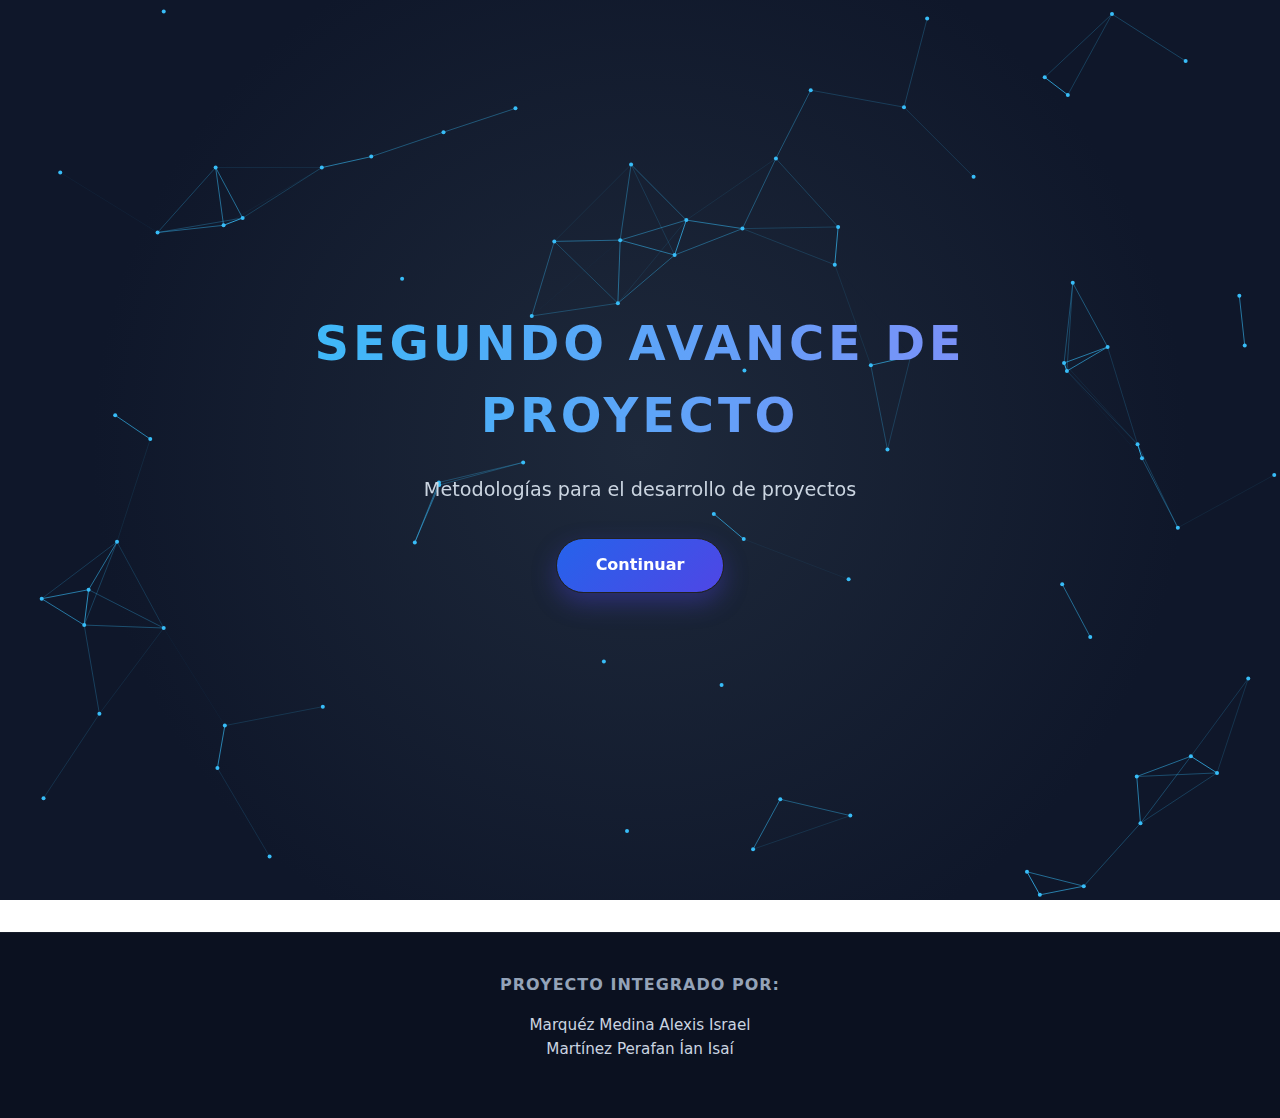
<file: index.html>
<!DOCTYPE html>
<html lang="es">
<head>
    <meta charset="UTF-8">
    <meta name="viewport" content="width=device-width, initial-scale=1.0">
    <title>Primer Avance de Proyecto</title>

    <!-- Estilos -->
    <link rel="stylesheet" href="css/General-Stiles.css">
    <link rel="stylesheet" href="css/index.css">

    <!-- Fuente profesional -->
    <link href="https://fonts.googleapis.com/css2?family=Inter:wght@400;600;700&display=swap" rel="stylesheet">
</head>

<body>

    <!-- HERO PRINCIPAL -->
    <section class="hero">

        <!-- Canvas para red interactiva -->
        <canvas id="networkCanvas"></canvas>

        <!-- Contenido principal -->
        <div class="hero-content">
            <h1 class="main-title">
                SEGUNDO AVANCE DE PROYECTO
            </h1>

            <p class="sub-title">
                Metodologías para el desarrollo de proyectos
            </p>

            <a href="Pages/Main.html" class="btn main-cta">
                Continuar
            </a>
        </div>

    </section>

    <!-- Footer -->
    <footer class="footer">
        <div class="footer-content">
            <h4>Proyecto integrado por:</h4>
            <p>
                Marquéz Medina Alexis Israel<br>
                Martínez Perafan Ían Isaí
            </p>
        </div>
    </footer>

    <!-- Script de la red -->
    <script src="js/network.js"></script>

</body>
</html>
</file>
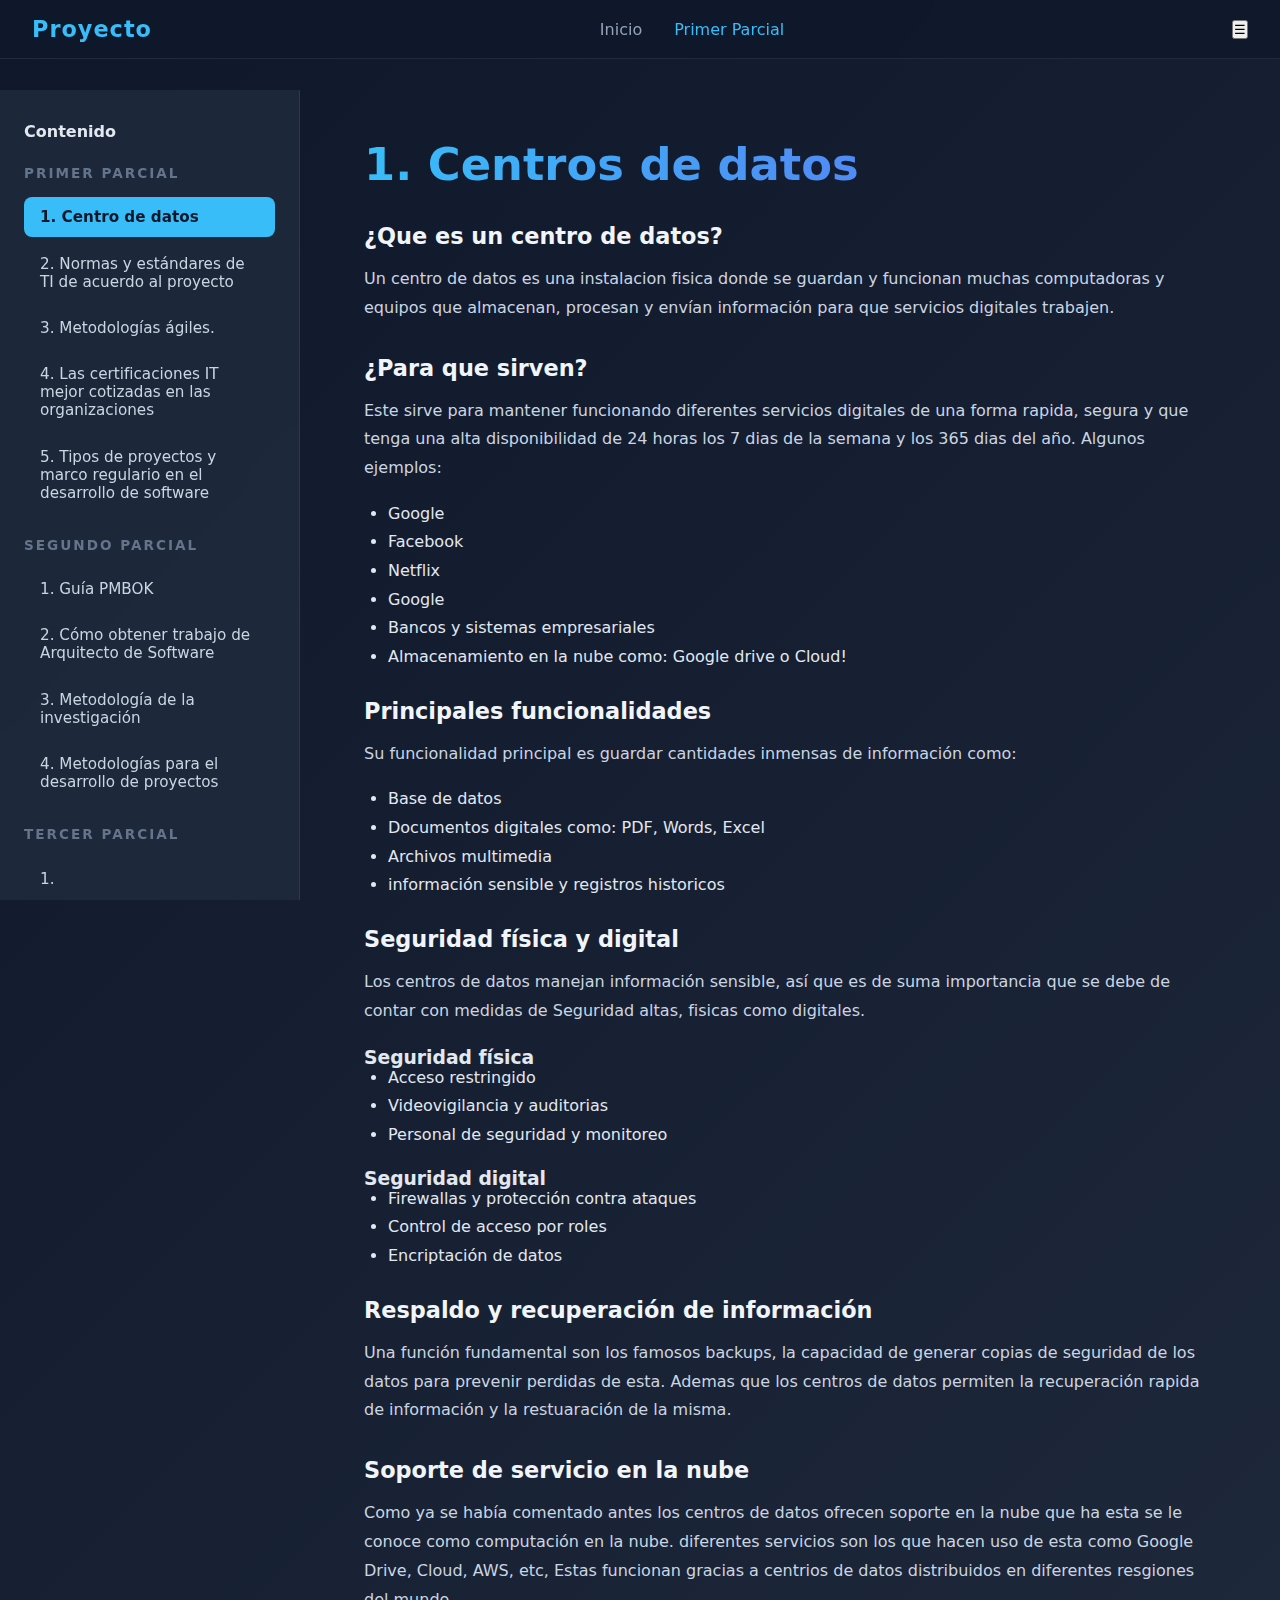
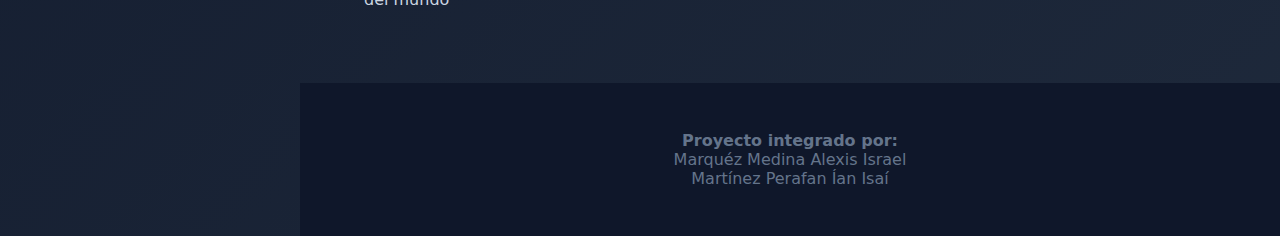
<file: Pages/Main.html>
<!doctype html>
<html lang="es">
  <head>
    <meta charset="UTF-8" />
    <meta name="viewport" content="width=device-width, initial-scale=1.0" />
    <title>Primer Parcial - Proyecto</title>
    <link rel="stylesheet" href="../css/Main.css" />
  </head>
  <body>
    <header class="header">
      <div class="header-content">
        <a href="../index.html" class="logo">Proyecto</a>

        <nav class="nav">
          <a href="../index.html" class="nav-link">Inicio</a>
          <a href="Main.html" class="nav-link active">Primer Parcial</a>
        </nav>

        <button class="menu-toggle" aria-label="Abrir menú">☰</button>
      </div>
    </header>

    <!----Contenedor para el primer parcial--->
    <div class="main-layout">
      <nav class="toc">
        <h4>
          Contenido
          <h3>Primer Parcial</h3>
        </h4>
        <ul>
          <li>
            <a href="#seccion1" class="toc-link active" data-section="seccion1"
              >1. Centro de datos
            </a>
          </li>
          <li>
            <a href="#seccion2" class="toc-link" data-section="seccion2"
              >2. Normas y estándares de TI de acuerdo al proyecto</a
            >
          </li>
          <li>
            <a href="#seccion3" class="toc-link" data-section="seccion3"
              >3. Metodologías ágiles.
            </a>
          </li>
          <li>
            <a href="#seccion4" class="toc-link" data-section="seccion4"
              >4. Las certificaciones IT mejor cotizadas en las organizaciones
            </a>
          </li>
          <li>
            <a href="#seccion5" class="toc-link" data-section="seccion5"
              >5. Tipos de proyectos y marco regulario en el desarrollo de
              software
            </a>
          </li>
        </ul>

        <!----Contenedor para el segundo parcial--->
        <h4>
          <h3>Segundo Parcial</h3>
        </h4>
        <ul>
          <li>
            <a href="#seccion6" class="toc-link" data-section="seccion6"
              >1. Guía PMBOK</a
            >
          </li>
          <li>
            <a href="#seccion7" class="toc-link" data-section="seccion7"
              >2. Cómo obtener trabajo de Arquitecto de Software</a
            >
          </li>
          <li>
            <a href="#seccion8" class="toc-link" data-section="seccion8"
              >3. Metodología de la investigación</a
            >
          </li>
          <li>
            <a href="#seccion9" class="toc-link" data-section="seccion9"
              >4. Metodologías para el desarrollo de proyectos</a
            >
          </li>
        </ul>

        <!----Contenedor para el Tercer parcial--->
        <h4>
          <h3>Tercer Parcial</h3>
        </h4>
        <ul>
          <li>
            <a href="#seccion10" class="toc-link" data-section="seccion10"
              >1.
            </a>
          </li>
          <li>
            <a href="#seccion11" class="toc-link" data-section="seccion11"
              >2.
            </a>
          </li>
          <li>
            <a href="#seccion12" class="toc-link" data-section="seccion12"
              >3.
            </a>
          </li>
          <li>
            <a href="#seccion13" class="toc-link" data-section="seccion13"
              >4.
            </a>
          </li>
        </ul>
      </nav>

      <main class="main-content">
        <div class="content-sections">
          <section id="seccion1" class="content-section active">
            <h1>1. Centros de datos</h1>
            <h2>¿Que es un centro de datos?</h2>
            <p>
              Un centro de datos es una instalacion fisica donde se guardan y
              funcionan muchas computadoras y equipos que almacenan, procesan y
              envían información para que servicios digitales trabajen.
            </p>
            <h2>¿Para que sirven?</h2>
            <p>
              Este sirve para mantener funcionando diferentes servicios
              digitales de una forma rapida, segura y que tenga una alta
              disponibilidad de 24 horas los 7 dias de la semana y los 365 dias
              del año. Algunos ejemplos:
            </p>
            <ul>
              <li>Google</li>
              <li>Facebook</li>
              <li>Netflix</li>
              <li>Google</li>
              <li>Bancos y sistemas empresariales</li>
              <li>Almacenamiento en la nube como: Google drive o Cloud!</li>
            </ul>
            <h2>Principales funcionalidades</h2>
            <p>
              Su funcionalidad principal es guardar cantidades inmensas de
              información como:
            </p>
            <ul>
              <li>Base de datos</li>
              <li>Documentos digitales como: PDF, Words, Excel</li>
              <li>Archivos multimedia</li>
              <li>información sensible y registros historicos</li>
            </ul>
            <h2>Seguridad física y digital</h2>
            <p>
              Los centros de datos manejan información sensible, así que es de
              suma importancia que se debe de contar con medidas de Seguridad
              altas, fisicas como digitales.
            </p>
            <h3>Seguridad física</h3>
            <ul>
              <li>Acceso restringido</li>
              <li>Videovigilancia y auditorias</li>
              <li>Personal de seguridad y monitoreo</li>
            </ul>
            <h3>Seguridad digital</h3>
            <ul>
              <li>Firewallas y protección contra ataques</li>
              <li>Control de acceso por roles</li>
              <li>Encriptación de datos</li>
            </ul>
            <h2>Respaldo y recuperación de información</h2>
            <p>
              Una función fundamental son los famosos backups, la capacidad de
              generar copias de seguridad de los datos para prevenir perdidas de
              esta. Ademas que los centros de datos permiten la recuperación
              rapida de información y la restuaración de la misma.
            </p>
            <h2>Soporte de servicio en la nube</h2>
            <p>
              Como ya se había comentado antes los centros de datos ofrecen
              soporte en la nube que ha esta se le conoce como computación en la
              nube. diferentes servicios son los que hacen uso de esta como
              Google Drive, Cloud, AWS, etc, Estas funcionan gracias a centrios
              de datos distribuidos en diferentes resgiones del mundo
            </p>
          </section>

          <section id="seccion2" class="content-section">
            <h1>2. Normas y estándares de TI de acuerdo al proyecto</h1>

            <h2>En el desarrollo de software</h2>
            <p>
              En el desarrollo de software, la calidad se ha convertido en un
              aspecto fundamental debido a que los clientes requieren sistemas
              confiables, eficientes y que cumplan con sus necesidades. La
              competitividad ha hecho que hoy en día en el ambito de la
              informática los desarrolladores y las organizaciones busquen
              formas de mejorar los procesos y de manera seguro, eficaz y
              eficiente lleguen al producto final. Así es por esto que existen
              las normas y estándares que guían un desarrollo correcto de
              aplicaciones que permiten alcanzar niveles de calidad aceptados en
              la industria.
            </p>
            <h2>Normas y estandares: diferencias</h2>
            <p>
              Basicamente una norma se define como una regla que debe de ser
              respetada en todo momento y que permite ajustar ciertas conductas
              o actividades.
            </p>
            <p>
              Los estándares especifican la calidad con la que debe de contar un
              producto o servicio.
            </p>
            <h2>Principales normas y estándares aplicados al software</h2>
            <h3>ISO 9001</h3>
            <p>
              La norma ISO 9001 es una base para un Sistema de Gestión de
              Calidad (SGC). Se centra en los elementos necesarios para que una
              organización pueda administrar y mejorar la calidad de sus
              servicios. Contar con esta acreditación genera confianza en los
              clientes, ya que asegura que la empresa posee un sistema formal
              para controlar y mejorar sus procesos.
            </p>
            <h3>ISO 20000</h3>
            <p>
              ISO 20000 es un estándar para la gestión de servicios de TI.
              Representa un consenso sobre los elementos indispensables para
              garantizar la efectividad de los servicios tecnológicos. Además,
              sirve como referencia para auditorías y para corregir hallazgos,
              tomando en cuenta buenas prácticas internacionales.
            </p>
            <h3>ISO 27000</h3>
            <p>
              ISO 27000 es una familia de estándares internacionales enfocada en
              la Gestión de Seguridad de la Información. Proporciona un marco
              para establecer controles y medidas que protejan los datos dentro
              de una organización.
            </p>
            <h3>ISO SPICE</h3>
            <p>
              ISO SPICE es una iniciativa internacional orientada a la
              evaluación de procesos de software. Su propósito es establecer un
              estándar para medir y mejorar procesos, facilitar la mejora
              continua y asegurar que el desarrollo de software esté alineado
              con las necesidades de la organización.
            </p>
            <h3>CMMI</h3>
            <p>
              CMMI es un modelo de mejora de procesos que permite evaluar la
              efectividad de los procesos actuales dentro de un proyecto u
              organización. Establece niveles de madurez que ayudan a
              identificar el estado de los procesos, desde un nivel incompleto
              hasta uno optimizado, promoviendo la mejora continua y el uso de
              métricas para gestionar el desarrollo.
            </p>
            <h3>IEEE</h3>
            <p>
              IEEE es una asociación técnico-profesional mundial dedicada a la
              estandarización. Dentro del desarrollo de software, aporta
              referencias y lineamientos que fortalecen el trabajo organizado,
              la documentación y las prácticas de desarrollo.
            </p>
            <h3>PSP</h3>
            <p>
              PSP (Personal Software Process) es un método de autoconocimiento
              enfocado en el trabajo individual del ingeniero. Permite estimar
              tiempos, mejorar la forma de trabajo y producir software de
              calidad mediante disciplina y control personal, siendo útil
              especialmente en programas pequeños.
            </p>
            <h3>TSP</h3>
            <p>
              TSP (Team Software Process) es un método orientado al trabajo en
              equipo. Su objetivo es formar equipos de alto rendimiento que
              puedan comprometerse con planes, administrar el desarrollo y
              producir productos de calidad a bajo costo, buscando el mejor
              desempeño posible.
            </p>
            <h3>Moprosoft</h3>
            <p>
              Moprosoft es una norma mexicana basada en procesos para la
              industria del software. Está enfocada principalmente en PyMES, con
              el fin de estandarizar operaciones y prácticas de ingeniería de
              software, elevar la capacidad de ofrecer servicios de calidad y
              mejorar la competitividad a nivel internacional.
            </p>
          </section>

          <section id="seccion3" class="content-section">
            <h1>3. Metodologías ágiles.</h1>
            <h2>Las metodologías ágiles en el desarrollo de software</h2>
            <p>
              En el desarrollo de software y en la gestión de proyectos, las
              metodologías ágiles se han convertido en una de las formas de
              trabajo más usadas en la actualidad. Esto se debe a que permiten
              adaptarse rápidamente a los cambios, mejorar la comunicación entre
              equipos y entregar resultados de manera constante en periodos
              cortos de tiempo.
            </p>
            <h2>Las metodologías ágiles mas utilizadas</h2>
            <p>
              De las metodologías ágiles más utilizadas, se encuentran Scrum,
              Kanban, Scrumban, XP (Extreme Programming) y Lean Startup. Donde
              mediante porcentajes se basan en:
            </p>
            <ul>
              <li>Scrum 87%</li>
              <li>Kanban 56%</li>
              <li>Scrumban 27%</li>
              <li>eXtram Programming 7%</li>
              <li>Lean Startup 10%</li>
            </ul>
            <h2>Scrum</h2>
            <p>
              Scrum sigue siendo la metodología mas popular, es una metodología
              ágil que se enfoca en la gestión y desarrollo de proyectos de
              software. Se basa en ciclos cortos llamados "sprints", donde se
              planifican, desarrollan y entregan incrementos de producto
              funcionales. Scrum promueve la colaboración entre equipos, la
              adaptabilidad a los cambios y la entrega continua de valor al
              cliente.
            </p>
            <h2>Kanban</h2>
            <p>
              Kanban es una metodología ágil que se centra en la visualización
              del flujo de trabajo y la gestión de tareas. Utiliza un tablero
              Kanban para representar las diferentes etapas del proceso de
              desarrollo, permitiendo a los equipos ver el estado de las tareas
              en tiempo real. Kanban promueve la mejora continua, la reducción
              del tiempo de ciclo y la optimización del flujo de trabajo. Estas
              tres fases se dividen en: por hacer, en proceso y hecho.
            </p>
            <h2>Scrumban</h2>
            <p>
              Scrumban es una metodología híbrida que combina elementos de Scrum
              y Kanban. Se utiliza para proyectos que requieren la estructura y
              planificación de Scrum, pero también necesitan la flexibilidad y
              visualización de Kanban. Scrumban permite a los equipos adaptarse
              a cambios en los requisitos y mejorar continuamente su flujo de
              trabajo. Esta funciona mejor en equipos que ya conocen fasetas de
              Scrum o de Kamban, Un punto fuerte a destacar es que aquí no
              existen roles definidos como en Scrum, lo que permite una mayor
              flexibilidad en la asignación de responsabilidades dentro del
              equipo.
            </p>
            <h2>Extreme Programming (XP)</h2>
            <p>
              Extreme Programming (XP) es una metodología ágil que se enfoca en
              mejorar la calidad del software y la capacidad de respuesta a los
              cambios. XP promueve prácticas como la programación en pareja, el
              desarrollo orientado a pruebas, la integración continua y la
              retroalimentación constante del cliente. Esta metodología busca
              crear un entorno de desarrollo colaborativo y adaptable.
            </p>
            <h2>Lean Startup</h2>
            <p>
              Lean Startup es una metodología ágil que se centra en la creación
              y gestión de startups y nuevos productos. Se basa en principios de
              desarrollo ágil, validación de hipótesis y aprendizaje continuo.
              Lean Startup promueve la creación de productos mínimos viables
              (MVP) para obtener retroalimentación temprana de los clientes y
              ajustar el producto según sus necesidades.
            </p>
          </section>

          <section id="seccion4" class="content-section">
            <h1>
              4.Las certificaciones IT mejor cotizadas en las organizaciones
            </h1>
            <h2>Certificaciones</h2>
            <p>
              Estas certificaciones IT mejor pagadas son valiosas para el
              desarrollo de habilidades y experencia para el futuro
            </p>
            <h2>¿Que son las certificaciones mas pagadas de IT?</h2>
            <p>
              Las certificaciones IT son credenciales profesionales que validan
              los conocimientos y habilidades de una persona en el campo de la
              tecnología de la información. Estas certificaciones son otorgadas
              por organizaciones reconocidas y pueden cubrir una amplia gama de
              áreas, como redes, seguridad, desarrollo de software,
              administración de sistemas, entre otras.
            </p>
            <h2>Principales certificaciones IT mejor pagadas</h2>
            <h3>Certified Information Systems Security Professional (CISSP)</h3>
            <p>
              El CISSP es una certificación avanzada en seguridad de la
              información. Los profesionales con esta certificación suelen
              ocupar roles como arquitectos de seguridad, gerentes de seguridad
              y consultores de seguridad, y pueden ganar salarios elevados
              debido a la alta demanda de expertos en seguridad.
            </p>
            <h3>Certified Information Security Manager (CISM)</h3>
            <p>
              El CISM es una certificación enfocada en la gestión de la
              seguridad de la información. Los profesionales con esta
              certificación suelen desempeñar roles de liderazgo en seguridad y
              pueden ganar salarios competitivos debido a su experiencia en la
              gestión de riesgos y cumplimiento.
            </p>
            <h3>Project Management Professional (PMP)</h3>
            <p>
              El PMP es una certificación reconocida internacionalmente para la
              gestión de proyectos. Los profesionales con esta certificación
              suelen ocupar roles de gerentes de proyectos y pueden ganar
              salarios altos debido a su capacidad para liderar proyectos
              exitosos.
            </p>
            <h3>Certified Information Systems Auditor (CISA)</h3>
            <p>
              El CISA es una certificación enfocada en la auditoría de sistemas
              de información. Los profesionales con esta certificación suelen
              desempeñar roles de auditores de TI y pueden ganar salarios
              competitivos debido a su experiencia en la evaluación de controles
              y riesgos.
            </p>
            <h3>AWS Certified Solutions Architect – Professional</h3>
            <p>
              Esta certificación valida las habilidades avanzadas en el diseño y
              despliegue de aplicaciones en la nube utilizando Amazon Web
              Services (AWS). Los profesionales con esta certificación suelen
              ocupar roles de arquitectos de soluciones en la nube y pueden
              ganar salarios elevados debido a la creciente demanda de expertos
              en la nube.
            </p>
            <h3>Google Certified Professional Cloud Architect</h3>
            <p>
              Esta certificación valida las habilidades en el diseño y gestión
              de soluciones en la nube utilizando Google Cloud Platform (GCP).
              Los profesionales con esta certificación suelen desempeñar roles
              de arquitectos de soluciones en la nube y pueden ganar salarios
              competitivos debido a la creciente adopción de GCP.
            </p>
            <h3>Microsoft Certified: Azure Solutions Architect Expert</h3>
            <p>
              Esta certificación valida las habilidades en el diseño y gestión
              de soluciones en la nube utilizando Microsoft Azure. Los
              profesionales con esta certificación suelen ocupar roles de
              arquitectos de soluciones en la nube y pueden ganar salarios
              elevados debido a la creciente demanda de expertos en Azure.
            </p>
            <h3>CompTIA Cloud+</h3>
            <p>
              La certificación CompTIA Cloud+ valida las habilidades en la
              gestión y mantenimiento de entornos de nube híbrida. Los
              profesionales con esta certificación suelen desempeñar roles de
              administradores de sistemas en la nube y pueden ganar salarios
              competitivos debido a la creciente adopción de soluciones en la
              nube.
            </p>
            <h3>Red Hat Certified Specialist in Cloud Infrastructure</h3>
            <p>
              Esta certificación valida las habilidades en la implementación y
              gestión de infraestructuras en la nube utilizando tecnologías de
              Red Hat. Los profesionales con esta certificación suelen ocupar
              roles de administradores de sistemas en la nube y pueden ganar
              salarios elevados debido a la demanda de expertos en tecnologías
              de Red Hat.
            </p>
            <h3>Certified in Risk and information System Control</h3>
            <p>
              La certificación CRISC valida las habilidades en la gestión de
              riesgos y controles de sistemas de información. Los profesionales
              con esta certificación suelen desempeñar roles de gerentes de
              riesgos y pueden ganar salarios competitivos debido a su
              experiencia en la identificación y mitigación de riesgos.
            </p>
            <h3>ITIL Foundation</h3>
            <p>
              La certificación ITIL Foundation valida las habilidades en la
              gestión de servicios de TI. Los profesionales con esta
              certificación suelen desempeñar roles de analistas y gerentes de
              servicios de TI y pueden ganar salarios competitivos debido a su
              experiencia en la gestión de servicios.
            </p>
            <h3>IBM Certified Application Developer</h3>
            <p>
              La certificación IBM Certified Application Developer valida las
              habilidades en el desarrollo de aplicaciones utilizando
              tecnologías de IBM. Los profesionales con esta certificación
              suelen desempeñar roles de desarrolladores de software y pueden
              ganar salarios competitivos debido a su experiencia en tecnologías
              de IBM.
            </p>
            <h2>¿Por qué es importante obtener estas certificaciones?</h2>
            <p>
              Obtener certificaciones IT puede ser importante por varias
              razones:
            </p>
            <ul>
              <li>Validación de habilidades</li>
              <li>Mejora de oportunidades laborales</li>
              <li>Desarrollo profesional</li>
              <li>Reconocimiento en la industria</li>
              <li>Salarios más altos</li>
            </ul>
            <h3>¿Cómo elegir la mejor certificación?</h3>
            <p>
              Para elegir la mejor certificación IT, es importante considerar
              los siguientes factores:
            </p>
            <ul>
              <li>Objetivos profesionales</li>
              <li>Área de especialización</li>
              <li>Requisitos de la certificación</li>
              <li>Reputación de la certificación</li>
              <li>Costo y tiempo</li>
            </ul>
            <h3>Qué errores evitar al obtener certificaciones IT</h3>
            <ul>
              <li>No investigar adecuadamente la certificación</li>
              <li>
                No considerar la relevancia para tus objetivos profesionales
              </li>
              <li>No prepararse adecuadamente para el examen</li>
              <li>No mantener la certificación actualizada</li>
              <li>No aplicar los conocimientos adquiridos</li>
              <li>Dejarse llevar por el hype</li>
            </ul>
            <h3>Cual es el futuro de las certificaciones IT</h3>
            <p>
              El futuro de las certificaciones IT parece prometedor, ya que la
              tecnología sigue evolucionando rápidamente y la demanda de
              profesionales capacitados en el campo de la tecnología de la
              información continúa creciendo. Algunas tendencias que podrían
              influir en el futuro de las certificaciones IT incluyen:
            </p>
            <ul>
              <li>Certificaciones especializadas en nuevas tecnologías</li>
              <li>Mayor enfoque en habilidades prácticas</li>
              <li>Certificaciones basadas en competencias</li>
              <li>
                Uso de tecnologías emergentes para la formación y evaluación
              </li>
              <li>
                Mayor reconocimiento de certificaciones digitales y
                microcertificaciones
              </li>
            </ul>
          </section>

          <section id="seccion5" class="content-section">
            <h1>
              5. Tipos de proyectos y marco regulario en el desarrollo de
              software
            </h1>
            <h2>¿Qué es un proyecto?</h2>
            <p>
              Un proyecto es un esfuerzo temporal que se lleva a cabo para crear
              un producto, servicio o resultado único. Los proyectos tienen un
              inicio y un final definidos, así como objetivos específicos que
              deben alcanzarse dentro de un plazo y presupuesto determinados.
            </p>
            <h2>
              ¿Cuáles son las características fundamentales de un proyecto TI?
            </h2>
            <ul>
              <li>Objetivos claros y específicos</li>
              <li>Alcance definido</li>
              <li>Recursos limitados</li>
              <li>Plazo determinado</li>
              <li>Equipo de trabajo</li>
              <li>Riesgos y desafíos</li>
            </ul>
            <h2>¿Qué es la gestión de proyectos TI y por qué es importante?</h2>
            <p>
              La gestión de proyectos TI es el proceso de planificar, organizar,
              dirigir y controlar los recursos y actividades necesarios para
              alcanzar los objetivos de un proyecto de tecnología de la
              información. Es importante porque permite asegurar que los
              proyectos se completen a tiempo, dentro del presupuesto y con la
              calidad esperada, lo que contribuye al éxito de la organización.
            </p>
            <h2>¿Qué incluye la gestión de proyectos TI?</h2>
            <ul>
              <li>Planificación del proyecto</li>
              <li>Gestión del alcance</li>
              <li>Gestión del tiempo</li>
              <li>Gestión de costos</li>
              <li>Gestión de la calidad</li>
              <li>Gestión de recursos humanos</li>
              <li>Gestión de comunicaciones</li>
              <li>Gestión de riesgos</li>
              <li>Gestión de adquisiciones</li>
            </ul>
            <h2>¿Cómo gestionamos un proyecto?</h2>
            <p>
              Para gestionar un proyecto de manera efectiva, es importante
              seguir una serie de pasos clave:
            </p>
            <ul>
              <li>Definir los objetivos y el alcance del proyecto</li>
              <li>Desarrollar un plan de proyecto detallado</li>
              <li>Asignar roles y responsabilidades al equipo de trabajo</li>
              <li>
                Monitorear el progreso del proyecto y realizar ajustes según sea
                necesario
              </li>
              <li>
                Comunicar de manera efectiva con todas las partes interesadas
              </li>
              <li>
                Gestionar los riesgos y resolver problemas a medida que surjan
              </li>
              <li>
                Realizar una evaluación final del proyecto y documentar las
                lecciones aprendidas
              </li>
            </ul>
            <h2>Fases por las que pasa un proyecto</h2>
            <h3>Fase de iniciación</h3>
            <p>
              En esta fase se define el proyecto, se identifican los objetivos y
              se evalúa su viabilidad.
            </p>
            <h3>Fase de planificación</h3>
            <p>
              En esta fase se desarrolla un plan detallado que incluye el
              alcance, los recursos, el cronograma y el presupuesto del
              proyecto.
            </p>
            <h3>Fase de ejecución</h3>
            <p>
              En esta fase se llevan a cabo las actividades planificadas para
              completar el proyecto.
            </p>
            <h3>Fase de monitoreo y control</h3>
            <p>
              En esta fase se supervisa el progreso del proyecto, se gestionan
              los cambios y se aseguran los objetivos del proyecto.
            </p>
            <h3>Fase de cierre</h3>
            <p>
              En esta fase se finaliza el proyecto, se entregan los resultados y
              se realiza una evaluación final.
            </p>
            <h2>¿Qué hace el director de proyecto TI?</h2>
            <p>
              El director de proyecto TI es responsable de planificar, ejecutar
              y cerrar proyectos de tecnología de la información. Sus
              responsabilidades incluyen:
            </p>
            <ul>
              <li>Definir los objetivos y el alcance del proyecto</li>
              <li>Desarrollar un plan de proyecto detallado</li>
              <li>Asignar roles y responsabilidades al equipo de trabajo</li>
              <li>
                Monitorear el progreso del proyecto y realizar ajustes según sea
                necesario
              </li>
              <li>
                Comunicar de manera efectiva con todas las partes interesadas
              </li>
              <li>
                Gestionar los riesgos y resolver problemas a medida que surjan
              </li>
              <li>
                Realizar una evaluación final del proyecto y documentar las
                lecciones aprendidas
              </li>
            </ul>
            <h2>Normatividad en el desarrollo de software.</h2>
            <p>
              La normatividad en el desarrollo de software se refiere a un
              conjunto de reglas, estándares y mejores prácticas que guían el
              proceso de creación, implementación y mantenimiento de software.
              Estas normativas buscan asegurar la calidad, seguridad, eficiencia
              y cumplimiento legal del software desarrollado.
            </p>
            <h3>Principales normativas en el desarrollo de software</h3>
            <ul>
              <li>
                ISO/IEC 12207: Estándar internacional para los procesos del
                ciclo de vida del software.
              </li>
              <li>
                ISO/IEC 15504 (SPICE): Marco para la evaluación y mejora de
                procesos de software.
              </li>
              <li>
                CMMI (Capability Maturity Model Integration): Modelo para la
                mejora de procesos en el desarrollo de software.
              </li>
              <li>
                IEEE 829: Estándar para la documentación de pruebas de software.
              </li>
              <li>
                IEEE 830: Estándar para la especificación de requisitos de
                software.
              </li>
              <li>
                Agile Manifesto: Conjunto de principios para el desarrollo ágil
                de software.
              </li>
            </ul>
          </section>

          <!----Secciones para el segundo parcial--->
          <section id="seccion6" class="content-section">
            <h1>1. Guía PMBOK</h1>

            <h2>¿Qué es la Guía PMBOK?</h2>
            <p>
              La Guía del PMBOK (Project Management Body of Knowledge) es un
              estándar internacional desarrollado por el Project Management
              Institute (PMI). Proporciona buenas prácticas, procesos,
              herramientas y técnicas para la gestión de proyectos en cualquier
              industria.
            </p>

            <h2>Objetivo de la Guía PMBOK</h2>
            <p>
              Su objetivo principal es establecer una estructura formal para
              dirigir proyectos de manera eficiente, controlando tiempo, costos,
              alcance, calidad y riesgos.
            </p>

            <h2>Grupos de procesos del PMBOK</h2>
            <ul>
              <li>Inicio</li>
              <li>Planificación</li>
              <li>Ejecución</li>
              <li>Monitoreo y Control</li>
              <li>Cierre</li>
            </ul>

            <h2>Áreas de conocimiento</h2>
            <ul>
              <li>Gestión del alcance</li>
              <li>Gestión del tiempo</li>
              <li>Gestión de costos</li>
              <li>Gestión de calidad</li>
              <li>Gestión de riesgos</li>
              <li>Gestión de recursos</li>
              <li>Gestión de comunicaciones</li>
              <li>Gestión de adquisiciones</li>
              <li>Gestión de interesados</li>
            </ul>

            <p>
              La guía PMBOK es la base para obtener la certificación PMP
              (Project Management Professional), una de las más reconocidas a
              nivel mundial.
            </p>
          </section>

          <section id="seccion7" class="content-section">
            <h1>2. Cómo obtener trabajo como Arquitecto de Software</h1>

            <h2>¿Qué es un Arquitecto de Software?</h2>
            <p>
              Un arquitecto de software es el profesional encargado de diseñar
              la estructura técnica de un sistema, definiendo tecnologías,
              patrones de diseño, seguridad y escalabilidad.
            </p>

            <h2>Requisitos principales</h2>
            <ul>
              <li>Experiencia como desarrollador (mínimo 4-6 años)</li>
              <li>
                Conocimiento en arquitectura de software y patrones de diseño
              </li>
              <li>Dominio de bases de datos</li>
              <li>Conocimiento en la nube (AWS, Azure o GCP)</li>
              <li>Buenas habilidades de liderazgo</li>
            </ul>

            <h2>Certificaciones recomendadas</h2>
            <ul>
              <li>AWS Solutions Architect</li>
              <li>Microsoft Azure Solutions Architect</li>
              <li>Google Cloud Architect</li>
              <li>PMP</li>
            </ul>

            <h2>Consejos para conseguir el puesto</h2>
            <ul>
              <li>Construir un portafolio sólido</li>
              <li>Participar en proyectos grandes</li>
              <li>Practicar diseño de sistemas</li>
              <li>Aprender microservicios y arquitectura distribuida</li>
              <li>Fortalecer habilidades de comunicación</li>
            </ul>
          </section>

          <section id="seccion8" class="content-section">
            <h1>3. Metodología de la Investigación</h1>

            <h2>¿Qué es la metodología de la investigación?</h2>
            <p>
              Es el conjunto de procedimientos sistemáticos utilizados para
              obtener conocimiento nuevo o resolver un problema de manera
              científica.
            </p>

            <h2>Tipos de investigación</h2>
            <ul>
              <li>Exploratoria</li>
              <li>Descriptiva</li>
              <li>Explicativa</li>
              <li>Cuantitativa</li>
              <li>Cualitativa</li>
            </ul>

            <h2>Etapas del proceso de investigación</h2>
            <ul>
              <li>Planteamiento del problema</li>
              <li>Marco teórico</li>
              <li>Hipótesis</li>
              <li>Recolección de datos</li>
              <li>Análisis de resultados</li>
              <li>Conclusiones</li>
            </ul>

            <p>
              En proyectos de software, la metodología de investigación ayuda a
              validar tecnologías, analizar necesidades del usuario y tomar
              decisiones fundamentadas.
            </p>
          </section>

          <section id="seccion9" class="content-section">
            <h1>4. Metodologías para el desarrollo de proyectos</h1>

            <h2>¿Qué son las metodologías de desarrollo?</h2>
            <p>
              Son marcos de trabajo que estructuran la forma en que se
              planifica, ejecuta y controla un proyecto.
            </p>

            <h2>Metodologías tradicionales</h2>
            <ul>
              <li>Modelo en Cascada</li>
              <li>Modelo en V</li>
              <li>PMBOK</li>
            </ul>

            <h2>Metodologías ágiles</h2>
            <ul>
              <li>Scrum</li>
              <li>Kanban</li>
              <li>Extreme Programming (XP)</li>
              <li>Scrumban</li>
            </ul>

            <h2>Diferencia entre tradicional y ágil</h2>
            <p>
              Las metodologías tradicionales siguen un proceso estructurado y
              secuencial, mientras que las ágiles son flexibles y se adaptan a
              cambios constantes en los requisitos.
            </p>

            <h2>Importancia</h2>
            <p>
              Elegir la metodología correcta permite reducir riesgos, mejorar la
              calidad del producto y aumentar la probabilidad de éxito del
              proyecto.
            </p>
          </section>

          <!----Secciones para el tercer parcial--->

          <section id="seccion10" class="content-section">
            <h1>1.</h1>
          </section>

          <section id="seccion11" class="content-section">
            <h1>2.</h1>
          </section>

          <section id="seccion12" class="content-section">
            <h1>3.</h1>
          </section>

          <section id="seccion13" class="content-section">
            <h1>4.</h1>
          </section>
        </div>
      </main>
    </div>

    <footer class="footer">
      <p>
        <strong>Proyecto integrado por:</strong><br />
        Marquéz Medina Alexis Israel<br />
        Martínez Perafan Ían Isaí
      </p>
    </footer>

    <script src="../js/script.js"></script>
  </body>
</html>
</file>
<file: css/General-Stiles.css>
*,
*::before,
*::after {
    box-sizing: border-box;
    margin: 0;
    padding: 0;
}

html {
    font-size: 16px;
}

body {
    font-family: system-ui, -apple-system, BlinkMacSystemFont, "Segoe UI", sans-serif;
    line-height: 1.5;
    color: #222;
}

.container {
    max-width: 960px;
    margin: 0 auto;
    padding: 1.5rem;
}

h1, h2, h3, h4, h5 {
    font-weight: 600;
    margin-bottom: 0.5rem;
}

p {
    margin-bottom: 1rem;
}

a {
    color: inherit;
    text-decoration: none;
}

a:hover {
    text-decoration: underline;
}

.btn {
    display: inline-block;
    padding: 0.6rem 1.4rem;
    border-radius: 999px;
    border: 1px solid #222;
    background-color: transparent;
    color: #222;
    font-size: 1rem;
    font-weight: 500;
    cursor: pointer;
    text-align: center;
    transition: background-color 0.2s ease, color 0.2s ease, transform 0.1s ease;
}

.btn:hover {
    background-color: #222;
    color: #fff;
    transform: translateY(-1px);
}

.footer {
    margin-top: 2rem;
    padding: 1.5rem 1.5rem 2rem;
    font-size: 0.9rem;
    border-top: 1px solid #ddd;
}

@media (min-width: 768px) {
    body {
        font-size: 17px;
    }

    .container {
        padding: 2rem;
    }
}
</file>
<file: css/index.css>
/* ===============================
   HERO / INDEX
=================================*/

.hero {
  position: relative;
  min-height: 100vh;
  display: flex;
  align-items: center;
  justify-content: center;
  text-align: center;
  padding: 2rem;
  overflow: hidden;
  background: radial-gradient(circle at center, #1e293b 0%, #0f172a 70%);
}

/* Canvas red */
#networkCanvas {
  position: absolute;
  top: 0;
  left: 0;
  width: 100%;
  height: 100%;
  z-index: 1;
}

/* Contenido encima del canvas */
.hero-content {
  position: relative;
  z-index: 2;
  max-width: 800px;
}

/* ===============================
   TÍTULOS
=================================*/

.main-title {
  font-size: 3rem;
  font-weight: 700;
  letter-spacing: 0.08em;
  text-transform: uppercase;
  margin-bottom: 1.5rem;
  background: linear-gradient(90deg, #38bdf8, #818cf8);
  -webkit-background-clip: text;
  -webkit-text-fill-color: transparent;
  animation: fadeUp 1s ease forwards;
}

.sub-title {
  font-size: 1.2rem;
  font-weight: 400;
  color: #cbd5e1;
  margin-bottom: 2rem;
  line-height: 1.6;
  animation: fadeUp 1.3s ease forwards;
}

/* ===============================
   BOTÓN MEJORADO
=================================*/

.main-cta {
  display: inline-block;
  padding: 0.9rem 2.4rem;
  border-radius: 50px;
  background: linear-gradient(135deg, #2563eb, #4f46e5);
  color: #ffffff;
  font-weight: 600;
  text-decoration: none;
  transition: all 0.35s ease;
  box-shadow: 0 10px 25px rgba(79, 70, 229, 0.35);
  animation: fadeUp 1.6s ease forwards;
}

.main-cta:hover {
  transform: translateY(-5px);
  box-shadow: 0 15px 35px rgba(79, 70, 229, 0.5);
  background: linear-gradient(135deg, #1d4ed8, #4338ca);
}

.main-cta:active {
  transform: translateY(-2px);
}

/* ===============================
   FOOTER MEJORADO
=================================*/

.footer {
  background: #0b1120;
  padding: 2.5rem 1rem;
  text-align: center;
  border-top: 1px solid rgba(255,255,255,0.05);
}

.footer-content h4 {
  font-size: 1rem;
  font-weight: 600;
  margin-bottom: 1rem;
  color: #94a3b8;
  letter-spacing: 1px;
  text-transform: uppercase;
}

.footer-content p {
  font-size: 0.95rem;
  color: #cbd5e1;
  line-height: 1.6;
}

/* ===============================
   ANIMACIÓN
=================================*/

@keyframes fadeUp {
  from {
    opacity: 0;
    transform: translateY(20px);
  }
  to {
    opacity: 1;
    transform: translateY(0);
  }
}
</file>
<file: css/Main.css>
/* ===============================
   RESET BASE
=================================*/
*,
*::before,
*::after {
  box-sizing: border-box;
  margin: 0;
  padding: 0;
}

html {
  scroll-behavior: smooth;
}

body {
  font-family: "Inter", system-ui, -apple-system, sans-serif;
  background: linear-gradient(135deg, #0f172a, #1e293b);
  color: #e2e8f0;
  min-height: 100vh;
  display: flex;
  flex-direction: column;
}

/* ===============================
   HEADER PROFESIONAL
=================================*/
.header {
  position: fixed;
  width: 100%;
  top: 0;
  background: rgba(15, 23, 42, 0.85);
  backdrop-filter: blur(15px);
  border-bottom: 1px solid rgba(255,255,255,0.08);
  z-index: 1000;
}

.header-content {
  max-width: 1600px;
  margin: auto;
  padding: 1rem 2rem;
  display: flex;
  justify-content: space-between;
  align-items: center;
}

.logo {
  font-weight: 700;
  font-size: 1.4rem;
  color: #38bdf8;
  text-decoration: none;
  letter-spacing: 1px;
}

.nav {
  display: flex;
  gap: 2rem;
}

.nav-link {
  color: #94a3b8;
  text-decoration: none;
  font-weight: 500;
  transition: 0.3s;
}

.nav-link:hover,
.nav-link.active {
  color: #38bdf8;
}

/* ===============================
   LAYOUT PRINCIPAL
=================================*/
.main-layout {
  display: flex;
  margin-top: 90px;
  flex: 1;
}

/* ===============================
   TABLA DE CONTENIDO FIJA
=================================*/
.toc {
  position: fixed;
  top: 90px;
  left: 0;
  width: 300px;
  height: calc(100vh - 90px);
  overflow-y: auto;
  background: rgba(30, 41, 59, 0.95);
  border-right: 1px solid rgba(255,255,255,0.08);
  padding: 2rem 1.5rem;
  backdrop-filter: blur(20px);
}

.toc h3 {
  margin: 1.5rem 0 1rem;
  font-size: 0.85rem;
  text-transform: uppercase;
  letter-spacing: 2px;
  color: #64748b;
}

.toc ul {
  list-style: none;
}

.toc-link {
  display: block;
  padding: 0.7rem 1rem;
  border-radius: 8px;
  color: #cbd5e1;
  text-decoration: none;
  margin-bottom: 6px;
  transition: all 0.3s ease;
  font-size: 0.95rem;
}

.toc-link:hover {
  background: rgba(56,189,248,0.15);
  color: #38bdf8;
  transform: translateX(6px);
}

.toc-link.active {
  background: #38bdf8;
  color: #0f172a;
  font-weight: 600;
}

/* ===============================
   CONTENIDO
=================================*/
.main-content {
  margin-left: 300px;
  width: 100%;
  padding: 3rem 4rem;
}

.content-sections {
  max-width: 1000px;
  margin: auto;
  animation: fadeInPage 0.6s ease;
}

.content-section {
  display: none;
  animation: fadeInSection 0.5s ease;
}

.content-section.active {
  display: block;
}

.content-section h1 {
  font-size: 2.8rem;
  margin-bottom: 2rem;
  background: linear-gradient(90deg, #38bdf8, #6366f1);
  -webkit-background-clip: text;
  -webkit-text-fill-color: transparent;
}

.content-section h2 {
  margin-top: 2rem;
  margin-bottom: 1rem;
  font-size: 1.4rem;
  color: #f1f5f9;
}

.content-section p {
  margin-bottom: 1.3rem;
  line-height: 1.8;
  color: #cbd5e1;
}

.content-section ul {
  margin-bottom: 1.5rem;
  padding-left: 1.5rem;
}

.content-section li {
  margin-bottom: 0.6rem;
  transition: 0.3s;
}

.content-section li:hover {
  color: #38bdf8;
}

/* ===============================
   FOOTER
=================================*/
.footer {
  margin-left: 300px;
  padding: 3rem;
  text-align: center;
  background: #0f172a;
  color: #64748b;
}

/* ===============================
   ANIMACIONES
=================================*/
@keyframes fadeInSection {
  from { opacity: 0; transform: translateY(15px); }
  to { opacity: 1; transform: translateY(0); }
}

@keyframes fadeInPage {
  from { opacity: 0; }
  to { opacity: 1; }
}

/* ===============================
   SCROLL PERSONALIZADO
=================================*/
::-webkit-scrollbar {
  width: 8px;
}

::-webkit-scrollbar-thumb {
  background: #38bdf8;
  border-radius: 10px;
}

/* ===============================
   RESPONSIVE
=================================*/
@media (max-width: 1024px) {
  .toc {
    display: none;
  }

  .main-content {
    margin-left: 0;
    padding: 2rem;
  }

  .footer {
    margin-left: 0;
  }
}
</file>
